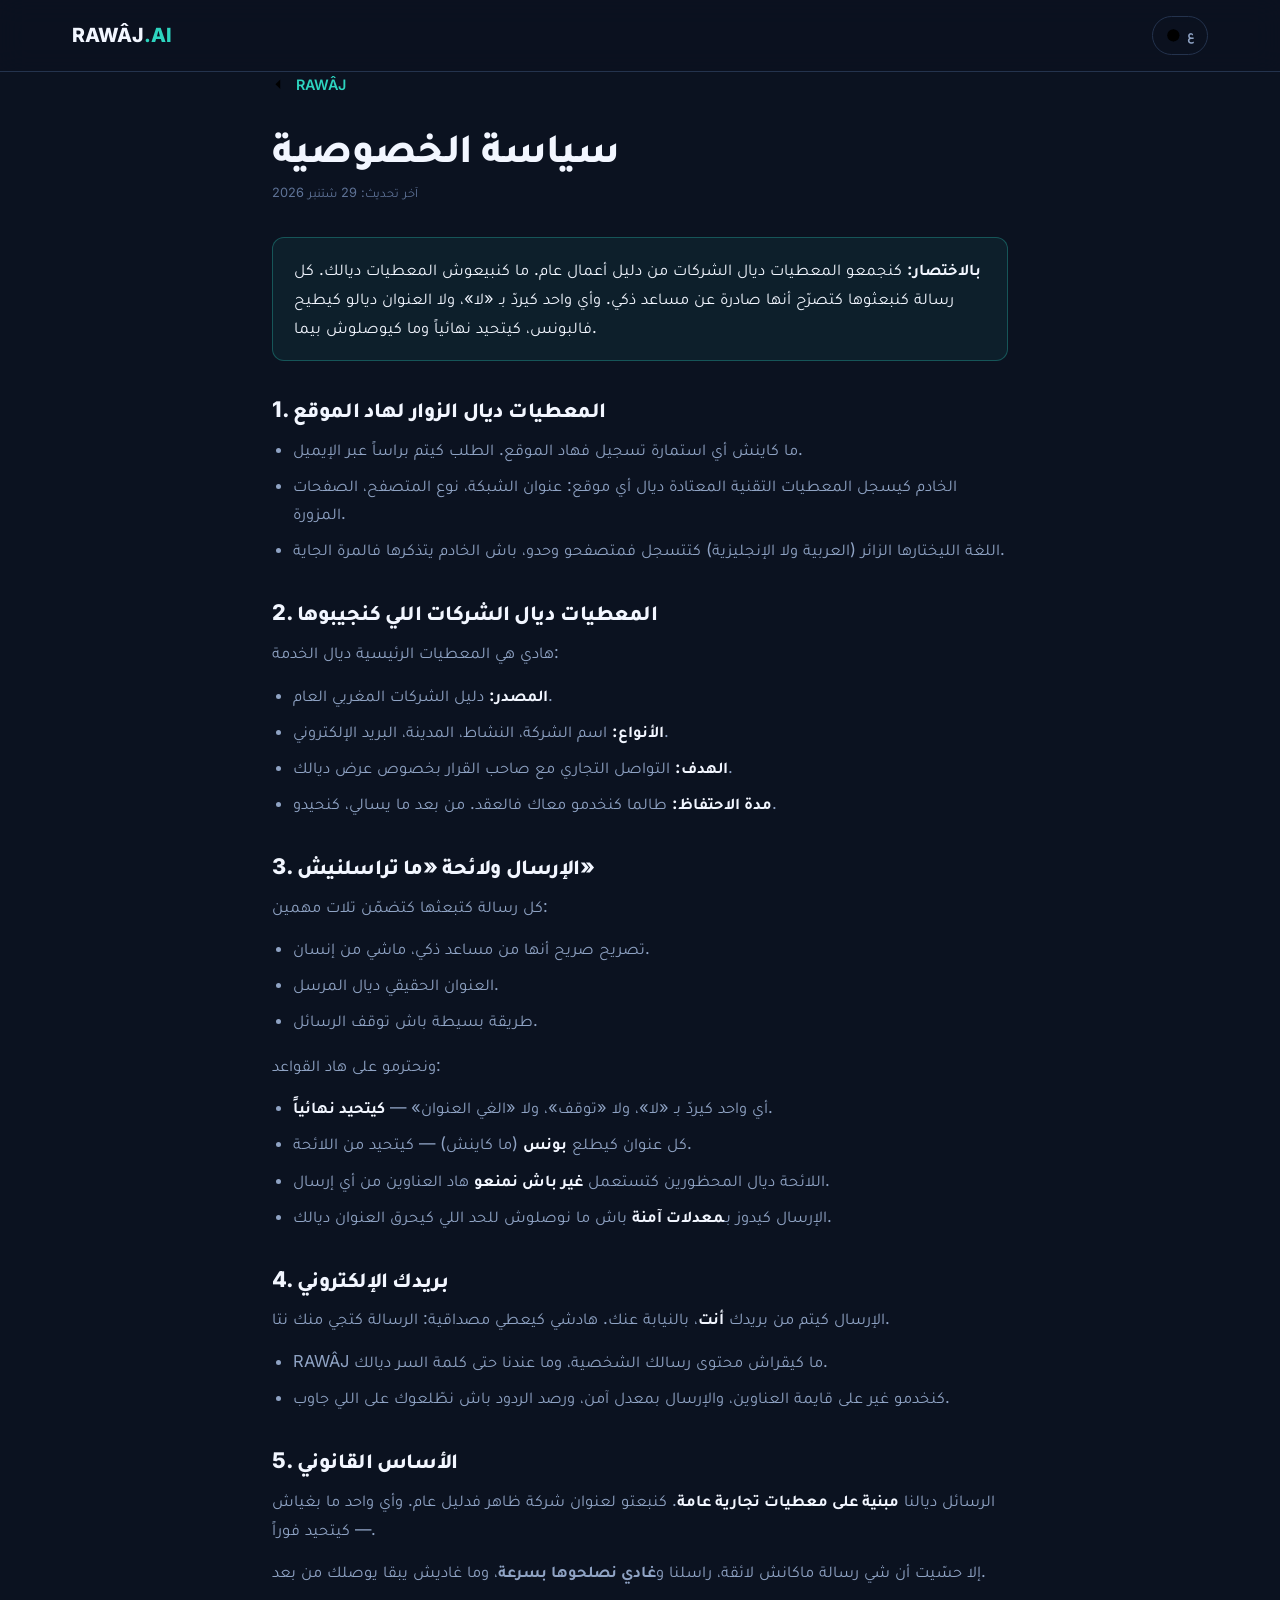
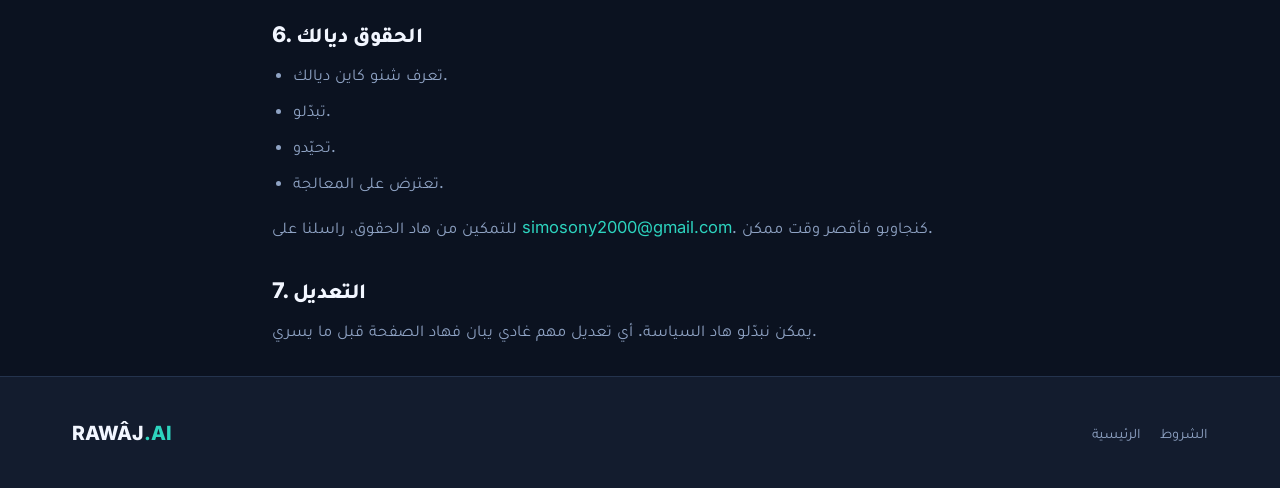
<file: privacy.html>
<!DOCTYPE html>
<html lang="ar" dir="rtl">
<head>
<meta charset="utf-8" />
<meta name="viewport" content="width=device-width, initial-scale=1, viewport-fit=cover" />
<title>الخصوصية — RAWÂJ</title>
<meta name="description" content="كيفاش RAWÂJ كيجمع المعطيات ديال الشركات، وكيفاش كيحرّك أي واحد من اللائحة ديال DNC." />
<meta name="robots" content="noindex, follow" />
<meta name="theme-color" content="#0B1220" />
<link rel="icon" href="assets/img/icon.png" />
<link rel="stylesheet" href="assets/css/site.css" />
<script src="assets/js/i18n.js" defer></script>
<script src="assets/js/site.js" defer></script>
<style>
  /* Legal pages are plain prose, so they reuse the tokens but skip the card grid. */
  .doc { max-width: 780px; }
  .doc h2 { font-size: 1.35rem; margin: 2.2rem 0 .7rem; }
  .doc h3 { font-size: var(--fs-h3); margin: 1.6rem 0 .5rem; color: var(--primary); }
  .doc p, .doc li { color: var(--dim); margin-bottom: .85rem; }
  .doc ul { padding-inline-start: 1.3rem; margin-bottom: 1rem; }
  .doc li { margin-bottom: .45rem; }
  .doc strong { color: var(--text); }
  .doc a { color: var(--primary); }
  .doc code { background: var(--card); border: 1px solid var(--border); border-radius: 6px; padding: .1rem .35rem; font-size: .9em; }
  .doc .updated { color: var(--faint); font-size: var(--fs-xs); margin-bottom: 2rem; }
  .callout {
    background: rgba(45,212,191,.07);
    border: 1px solid rgba(45,212,191,.3);
    border-radius: var(--radius-sm);
    padding: 1.1rem 1.3rem;
    margin-block: 1.5rem;
  }
  .callout p { margin: 0; color: var(--text); }
  .backlink { display: inline-flex; align-items: center; gap: .45rem; margin-bottom: 1.5rem; font-size: var(--fs-sm); font-weight: 600; }
</style>
</head>
<body>

<header class="nav">
  <div class="shell">
    <a class="logo" href="index.html">RAWÂJ<span class="tld">.AI</span></a>
    <div class="nav-actions" style="margin-inline-start:auto">
      <button class="lang-btn" id="langBtn" type="button">
        <svg class="icon"><use href="#i-globe"/></svg><span id="langLabel">EN</span>
      </button>
    </div>
  </div>
</header>

<svg xmlns="http://www.w3.org/2000/svg" style="display:none" aria-hidden="true">
<defs>
<symbol id="i-globe" viewBox="0 0 24 24"><circle cx="12" cy="12" r="10"/><line x1="2" x2="22" y1="12" y2="12"/><path d="M12 2a15.3 15.3 0 0 1 4 10 15.3 15.3 0 0 1-4 10 15.3 15.3 0 0 1-4-10 15.3 15.3 0 0 1 4-10z"/></symbol>
<symbol id="i-arrow-left" viewBox="0 0 24 24"><path d="M19 12H5"/><path d="m12 19-7-7 7-7"/></symbol>
</defs>
</svg>

<main class="section">
  <div class="shell doc">

    <a class="backlink" href="index.html"><svg class="icon"><use href="#i-arrow-left"/></svg> RAWÂJ</a>
    <h1 style="font-size:clamp(1.8rem,4vw,2.6rem);margin-bottom:.5rem">سياسة الخصوصية</h1>
    <p class="updated">آخر تحديث: 29 شتنبر 2026</p>

    <div class="callout">
      <p><strong>بالاختصار:</strong> كنجمعو المعطيات ديال الشركات من دليل أعمال عام. ما كنبيعوش المعطيات ديالك. كل رسالة كنبعثوها كتصرّح أنها صادرة عن مساعد ذكي. وأي واحد كيردّ بـ «لا»، ولا العنوان ديالو كيطيح فالبونس، كيتحيد نهائياً وما كيوصلوش بيما.</p>
    </div>

    <h2>1. المعطيات ديال الزوار لهاد الموقع</h2>
    <ul>
      <li>ما كاينش أي استمارة تسجيل فهاد الموقع. الطلب كيتم براساً عبر الإيميل.</li>
      <li>الخادم كيسجل المعطيات التقنية المعتادة ديال أي موقع: عنوان الشبكة، نوع المتصفح، الصفحات المزورة.</li>
      <li>اللغة الليختارها الزائر (العربية ولا الإنجليزية) كتتسجل فمتصفحو وحدو، باش الخادم يتذكرها فالمرة الجاية.</li>
    </ul>

    <h2>2. المعطيات ديال الشركات اللي كنجيبوها</h2>
    <p>هادي هي المعطيات الرئيسية ديال الخدمة:</p>
    <ul>
      <li><strong>المصدر:</strong> دليل الشركات المغربي العام.</li>
      <li><strong>الأنواع:</strong> اسم الشركة، النشاط، المدينة، البريد الإلكتروني.</li>
      <li><strong>الهدف:</strong> التواصل التجاري مع صاحب القرار بخصوص عرض ديالك.</li>
      <li><strong>مدة الاحتفاظ:</strong> طالما كنخدمو معاك فالعقد. من بعد ما يسالي، كنحيدو.</li>
    </ul>

    <h2>3. الإرسال ولائحة «ما تراسلنيش»</h2>
    <p>كل رسالة كتبعثها كتضمّن تلات مهمين:</p>
    <ul>
      <li>تصريح صريح أنها من مساعد ذكي، ماشي من إنسان.</li>
      <li>العنوان الحقيقي ديال المرسل.</li>
      <li>طريقة بسيطة باش توقف الرسائل.</li>
    </ul>
    <p>ونحترمو على هاد القواعد:</p>
    <ul>
      <li>أي واحد كيردّ بـ «لا»، ولا «توقف»، ولا «الغي العنوان» — <strong>كيتحيد نهائياً</strong>.</li>
      <li>كل عنوان كيطلع <strong>بونس</strong> (ما كاينش) — كيتحيد من اللائحة.</li>
      <li>اللائحة ديال المحظورين كتستعمل <strong>غير باش نمنعو</strong> هاد العناوين من أي إرسال.</li>
      <li>الإرسال كيدوز بـ<strong>معدلات آمنة</strong> باش ما نوصلوش للحد اللي كيحرق العنوان ديالك.</li>
    </ul>

    <h2>4. بريدك الإلكتروني</h2>
    <p>الإرسال كيتم من بريدك <strong>أنت</strong>، بالنيابة عنك. هادشي كيعطي مصداقية: الرسالة كتجي منك نتا.</p>
    <ul>
      <li>RAWÂJ ما كيقراش محتوى رسالك الشخصية، وما عندنا حتى كلمة السر ديالك.</li>
      <li>كنخدمو غير على قايمة العناوين، والإرسال بمعدل آمن، ورصد الردود باش نطّلعوك على اللي جاوب.</li>
    </ul>

    <h2>5. الأساس القانوني</h2>
    <p>الرسائل ديالنا <strong>مبنية على معطيات تجارية عامة</strong>. كنبعتو لعنوان شركة ظاهر فدليل عام. وأي واحد ما بغياش — كيتحيد فوراً.</p>
    <p>إلا حسّيت أن شي رسالة ماكانش لائقة، راسلنا و<b>غادي نصلحوها بسرعة</b>، وما غاديش يبقا يوصلك من بعد.</p>

    <h2>6. الحقوق ديالك</h2>
    <ul>
      <li>تعرف شنو كاين ديالك.</li>
      <li>تبدّلو.</li>
      <li>تحيّدو.</li>
      <li>تعترض على المعالجة.</li>
    </ul>
    <p>للتمكين من هاد الحقوق، راسلنا على
      <a href="mailto:simosony2000@gmail.com">simosony2000@gmail.com</a>.
      كنجاوبو فأقصر وقت ممكن.</p>

    <h2>7. التعديل</h2>
    <p>يمكن نبدّلو هاد السياسة. أي تعديل مهم غادي يبان فهاد الصفحة قبل ما يسري.</p>

  </div>
</main>

<footer class="foot">
  <div class="shell">
    <div class="logo">RAWÂJ<span class="tld">.AI</span></div>
    <nav class="foot-nav">
      <a href="index.html">الرئيسية</a>
      <a href="terms.html">الشروط</a>
    </nav>
  </div>
</footer>

</body>
</html>
</file>
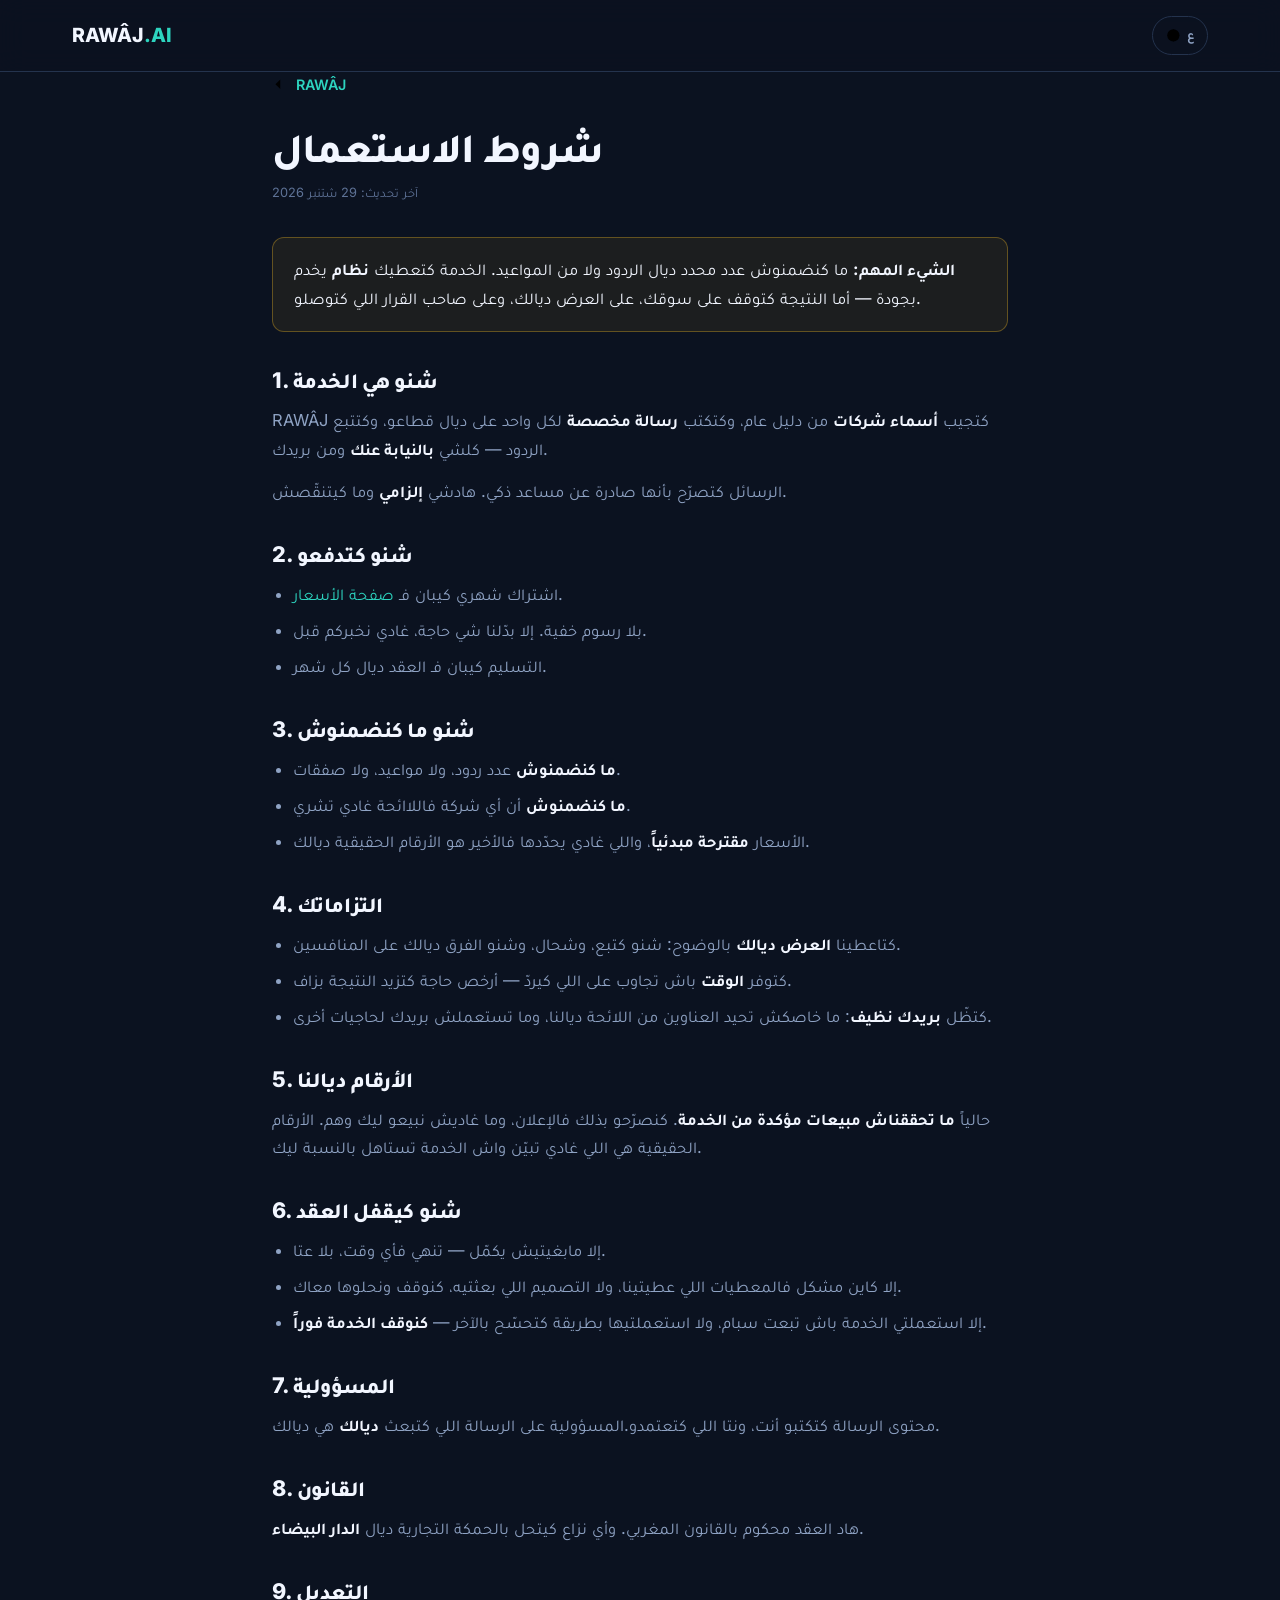
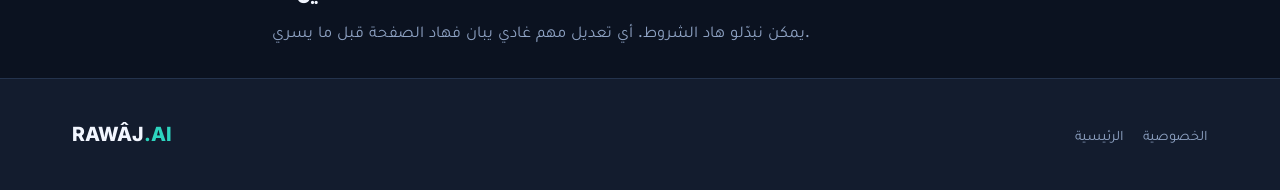
<file: terms.html>
<!DOCTYPE html>
<html lang="ar" dir="rtl">
<head>
<meta charset="utf-8" />
<meta name="viewport" content="width=device-width, initial-scale=1, viewport-fit=cover" />
<title>شروط الاستعمال — RAWÂJ</title>
<meta name="description" content="شروط استعمل خدمة RAWÂJ: شنو كنديرو، شنو ما كنديروش، وشنو كتوقعو." />
<meta name="robots" content="noindex, follow" />
<meta name="theme-color" content="#0B1220" />
<link rel="icon" href="assets/img/icon.png" />
<link rel="stylesheet" href="assets/css/site.css" />
<script src="assets/js/i18n.js" defer></script>
<script src="assets/js/site.js" defer></script>
<style>
  .doc { max-width: 780px; }
  .doc h2 { font-size: 1.35rem; margin: 2.2rem 0 .7rem; }
  .doc h3 { font-size: var(--fs-h3); margin: 1.6rem 0 .5rem; color: var(--primary); }
  .doc p, .doc li { color: var(--dim); margin-bottom: .85rem; }
  .doc ul { padding-inline-start: 1.3rem; margin-bottom: 1rem; }
  .doc li { margin-bottom: .45rem; }
  .doc strong { color: var(--text); }
  .doc a { color: var(--primary); }
  .doc .updated { color: var(--faint); font-size: var(--fs-xs); margin-bottom: 2rem; }
  .callout {
    background: rgba(251,191,36,.07);
    border: 1px solid rgba(251,191,36,.32);
    border-radius: var(--radius-sm);
    padding: 1.1rem 1.3rem;
    margin-block: 1.5rem;
  }
  .callout p { margin: 0; color: var(--text); }
  .backlink { display: inline-flex; align-items: center; gap: .45rem; margin-bottom: 1.5rem; font-size: var(--fs-sm); font-weight: 600; }
</style>
</head>
<body>

<header class="nav">
  <div class="shell">
    <a class="logo" href="index.html">RAWÂJ<span class="tld">.AI</span></a>
    <div class="nav-actions" style="margin-inline-start:auto">
      <button class="lang-btn" id="langBtn" type="button">
        <svg class="icon"><use href="#i-globe"/></svg><span id="langLabel">EN</span>
      </button>
    </div>
  </div>
</header>

<svg xmlns="http://www.w3.org/2000/svg" style="display:none" aria-hidden="true">
<defs>
<symbol id="i-globe" viewBox="0 0 24 24"><circle cx="12" cy="12" r="10"/><line x1="2" x2="22" y1="12" y2="12"/><path d="M12 2a15.3 15.3 0 0 1 4 10 15.3 15.3 0 0 1-4 10 15.3 15.3 0 0 1-4-10 15.3 15.3 0 0 1 4-10z"/></symbol>
<symbol id="i-arrow-left" viewBox="0 0 24 24"><path d="M19 12H5"/><path d="m12 19-7-7 7-7"/></symbol>
</defs>
</svg>

<main class="section">
  <div class="shell doc">

    <a class="backlink" href="index.html"><svg class="icon"><use href="#i-arrow-left"/></svg> RAWÂJ</a>
    <h1 style="font-size:clamp(1.8rem,4vw,2.6rem);margin-bottom:.5rem">شروط الاستعمال</h1>
    <p class="updated">آخر تحديث: 29 شتنبر 2026</p>

    <div class="callout">
      <p><strong>الشيء المهم:</strong> ما كنضمنوش عدد محدد ديال الردود ولا من المواعيد. الخدمة كتعطيك <strong>نظام</strong> يخدم بجودة — أما النتيجة كتوقف على سوقك، على العرض ديالك، وعلى صاحب القرار اللي كتوصلو.</p>
    </div>

    <h2>1. شنو هي الخدمة</h2>
    <p>RAWÂJ كتجيب <strong>أسماء شركات</strong> من دليل عام، وكتكتب <strong>رسالة مخصصة</strong> لكل واحد على ديال قطاعو، وكتتبع الردود — كلشي <strong>بالنيابة عنك</strong> ومن بريدك.</p>
    <p>الرسائل كتصرّح بأنها صادرة عن مساعد ذكي. هادشي <strong>إلزامي</strong> وما كيتنقّصش.</p>

    <h2>2. شنو كتدفعو</h2>
    <ul>
      <li>اشتراك شهري كيبان فـ <a href="index.html#pricing">صفحة الأسعار</a>.</li>
      <li>بلا رسوم خفية. إلا بدّلنا شي حاجة، غادي نخبركم قبل.</li>
      <li>التسليم كيبان فـ العقد ديال كل شهر.</li>
    </ul>

    <h2>3. شنو ما كنضمنوش</h2>
    <ul>
      <li><strong>ما كنضمنوش</strong> عدد ردود، ولا مواعيد، ولا صفقات.</li>
      <li><strong>ما كنضمنوش</strong> أن أي شركة فاللاائحة غادي تشري.</li>
      <li>الأسعار <strong>مقترحة مبدئياً</strong>، واللي غادي يحدّدها فالأخير هو الأرقام الحقيقية ديالك.</li>
    </ul>

    <h2>4. التزاماتك</h2>
    <ul>
      <li>كتاعطينا <strong>العرض ديالك</strong> بالوضوح: شنو كتبع، وشحال، وشنو الفرق ديالك على المنافسين.</li>
      <li>كتوفر <strong>الوقت</strong> باش تجاوب على اللي كيردّ — أرخص حاجة كتزيد النتيجة بزاف.</li>
      <li>كتظّل <strong>بريدك نظيف</strong>: ما خاصكش تحيد العناوين من اللائحة ديالنا، وما تستعملش بريدك لحاجيات أخرى.</li>
    </ul>

    <h2>5. الأرقام ديالنا</h2>
    <p>حالياً <strong>ما تحققناش مبيعات مؤكدة من الخدمة</strong>. كنصرّحو بذلك فالإعلان، وما غاديش نبيعو ليك وهم. الأرقام الحقيقية هي اللي غادي تبيّن واش الخدمة تستاهل بالنسبة ليك.</p>

    <h2>6. شنو كيقفل العقد</h2>
    <ul>
      <li>إلا مابغيتيش يكمّل — تنهي فأي وقت، بلا عتا.</li>
      <li>إلا كاين مشكل فالمعطيات اللي عطيتينا، ولا التصميم اللي بعثتيه، كنوقف ونحلوها معاك.</li>
      <li>إلا استعملتي الخدمة باش تبعت سبام، ولا استعملتيها بطريقة كتحسّح بالآخر — <strong>كنوقف الخدمة فوراً</strong>.</li>
    </ul>

    <h2>7. المسؤولية</h2>
    <p>محتوى الرسالة كتكتبو أنت، ونتا اللي كتعتمدو.المسؤولية على الرسالة اللي كتبعث <strong>ديالك</strong> هي ديالك.</p>

    <h2>8. القانون</h2>
    <p>هاد العقد محكوم بالقانون المغربي. وأي نزاع كيتحل بالحمكة التجارية ديال <strong>الدار البيضاء</strong>.</p>

    <h2>9. التعديل</h2>
    <p>يمكن نبدّلو هاد الشروط. أي تعديل مهم غادي يبان فهاد الصفحة قبل ما يسري.</p>

  </div>
</main>

<footer class="foot">
  <div class="shell">
    <div class="logo">RAWÂJ<span class="tld">.AI</span></div>
    <nav class="foot-nav">
      <a href="index.html">الرئيسية</a>
      <a href="privacy.html">الخصوصية</a>
    </nav>
  </div>
</footer>

</body>
</html>
</file>
<file: assets/css/site.css>
/* ==========================================================================
   RAWÂJ — site stylesheet
   Design language lifted straight from the ad creative: deep navy, one teal
   accent, one amber accent reserved for the hook. Nothing else gets colour,
   so the eye always lands on the same place.

   Two hard rules this file enforces:
     1. RTL/LTR correctness. The site is bilingual, and most of the layout is
        flex + grid, so direction is inherited automatically. Only the handful
        of genuinely directional rules (arrows, transforms) are flipped.
     2. Logical properties everywhere (margin-inline, padding-block, ...) so a
        language switch never needs a second stylesheet.
   ========================================================================== */

@import url("../fonts/tajawal.css");
@import url("../fonts/inter.css");

:root {
  /* palette - identical values to ads/rawaj-ad.css */
  --bg:        #0B1220;
  --bg-2:      #131C2E;
  --card:      #182338;
  --border:    #24334D;
  --text:      #F2F6FF;
  --dim:       #8FA3C4;
  --faint:     #5E7296;
  --primary:   #2DD4BF;
  --amber:     #FBBF24;
  --violet:    #A78BFA;

  --radius:    18px;
  --radius-sm: 12px;
  --shell:     1180px;
  --nav-h:     72px;

  /* Arabic reads better slightly larger and looser than Latin. */
  --fs-hero:   clamp(2rem, 5.4vw, 3.55rem);
  --fs-h2:     clamp(1.6rem, 3.4vw, 2.4rem);
  --fs-h3:     1.18rem;
  --fs-body:   1.03rem;
  --fs-sm:     0.9rem;
  --fs-xs:     0.8rem;

  --ease: cubic-bezier(.22, .61, .36, 1);
}

html[lang="ar"] {
  --fs-body: 1.08rem;
  --fs-h3: 1.26rem;
}

* { margin: 0; padding: 0; box-sizing: border-box; }

html { scroll-behavior: smooth; -webkit-text-size-adjust: 100%; }

body {
  background: var(--bg);
  color: var(--text);
  font-family: 'Inter', 'Tajawal', system-ui, sans-serif;
  font-size: var(--fs-body);
  line-height: 1.75;
  overflow-x: hidden;           /* belt-and-braces; check_site proves we don't need it */
  -webkit-font-smoothing: antialiased;
}

/* Latin glyphs come from Inter, Arabic from Tajawal. Listing Inter first
   lets the browser use its own Latin subset for accented French, and fall
   through to Tajawal for Arabic - which Inter has no coverage for at all. */
html[lang="ar"] body { font-family: 'Tajawal', 'Inter', system-ui, sans-serif; }

a { color: var(--primary); text-decoration: none; }
a:hover { text-decoration: underline; }

h1, h2, h3 { line-height: 1.28; font-weight: 800; letter-spacing: -0.02em; }
html[lang="ar"] h1, html[lang="ar"] h2, html[lang="ar"] h3 { letter-spacing: 0; }

svg.icon { width: 1.15em; height: 1.15em; flex: 0 0 auto; vertical-align: -0.18em; }

.shell { width: 100%; max-width: var(--shell); margin-inline: auto; padding-inline: 22px; }

.tag {
  display: inline-block;
  font-size: var(--fs-xs);
  font-weight: 700;
  letter-spacing: .06em;
  text-transform: uppercase;
  color: var(--primary);
  background: rgba(45, 212, 191, .09);
  border: 1px solid rgba(45, 212, 191, .28);
  border-radius: 999px;
  padding: .3rem .85rem;
  margin-bottom: 1.1rem;
}
html[lang="ar"] .tag { text-transform: none; letter-spacing: 0; }

section { padding-block: clamp(3.4rem, 7vw, 5.6rem); position: relative; }

/* ------------------------------------------------------------------ nav */
.nav {
  position: sticky; top: 0; z-index: 60;
  height: var(--nav-h);
  display: flex; align-items: center;
  background: rgba(11, 18, 32, .82);
  backdrop-filter: blur(14px);
  -webkit-backdrop-filter: blur(14px);
  border-bottom: 1px solid var(--border);
}
.nav .shell { display: flex; align-items: center; gap: 1.2rem; }

.logo { display: flex; align-items: baseline; font-weight: 800; font-size: 1.22rem; color: var(--text); }
.logo:hover { text-decoration: none; }
.logo .tld { color: var(--primary); }

.nav-links { display: flex; gap: 1.5rem; margin-inline-start: auto; align-items: center; }
.nav-links a { color: var(--dim); font-size: var(--fs-sm); font-weight: 600; }
.nav-links a:hover { color: var(--text); text-decoration: none; }

.nav-actions { display: flex; align-items: center; gap: .6rem; }

.lang-btn, .menu-btn {
  display: inline-flex; align-items: center; gap: .4rem;
  background: transparent; color: var(--dim);
  border: 1px solid var(--border); border-radius: 999px;
  padding: .45rem .8rem; font: inherit; font-size: var(--fs-xs); font-weight: 700;
  cursor: pointer; transition: color .2s, border-color .2s;
}
.lang-btn:hover, .menu-btn:hover { color: var(--primary); border-color: var(--primary); }

.menu-btn { display: none; padding: .45rem .6rem; }

.btn {
  display: inline-flex; align-items: center; justify-content: center; gap: .5rem;
  background: var(--primary); color: #04211F;
  border: 0; border-radius: 999px;
  padding: .72rem 1.5rem;
  font: inherit; font-size: var(--fs-sm); font-weight: 800;
  cursor: pointer; transition: transform .18s var(--ease), box-shadow .18s var(--ease), opacity .2s;
  box-shadow: 0 8px 24px rgba(45, 212, 191, .22);
}
.btn:hover { transform: translateY(-2px); box-shadow: 0 12px 30px rgba(45, 212, 191, .3); text-decoration: none; }
.btn:active { transform: translateY(0); }
.btn--ghost { background: transparent; color: var(--text); border: 1px solid var(--border); box-shadow: none; }
.btn--ghost:hover { border-color: var(--primary); color: var(--primary); box-shadow: none; }

/* --------------------------------------------------------------- mobile */
.nav-drawer { display: none; }

@media (max-width: 900px) {
  .nav-links { display: none; }
  .menu-btn { display: inline-flex; }
  .nav .btn { display: none; }

  .nav-drawer {
    display: none;
    position: fixed; inset: var(--nav-h) 0 auto 0; z-index: 55;
    background: var(--bg-2);
    border-bottom: 1px solid var(--border);
    padding: 1rem 22px 1.4rem;
  }
  .nav-drawer.open { display: block; }
  .nav-drawer a {
    display: block; color: var(--text); font-weight: 600;
    padding: .8rem .2rem; border-bottom: 1px solid rgba(36, 51, 77, .6);
  }
  .nav-drawer a:last-of-type { border-bottom: 0; }
  .nav-drawer .btn { display: inline-flex; margin-top: 1rem; width: 100%; }
}

/* ---------------------------------------------------------------- hero */
.hero { padding-block: clamp(3.6rem, 9vw, 6.5rem) clamp(3rem, 6vw, 4.5rem); overflow: hidden; }
.hero::before {
  content: ''; position: absolute; z-index: 0;
  top: -34%; inset-inline-start: -14%;
  width: 62%; aspect-ratio: 1;
  background: radial-gradient(circle, rgba(45,212,191,.2) 0%, rgba(45,212,191,0) 66%);
  pointer-events: none;
}
.hero::after {
  content: ''; position: absolute; z-index: 0;
  bottom: -30%; inset-inline-end: -12%;
  width: 52%; aspect-ratio: 1;
  background: radial-gradient(circle, rgba(167,139,250,.15) 0%, rgba(167,139,250,0) 68%);
  pointer-events: none;
}
.hero .shell { position: relative; z-index: 1; max-width: 900px; }
.hero h1 { font-size: var(--fs-hero); margin-bottom: 1.3rem; }
.hero h1 .hl { color: var(--primary); }
.hero h1 .hlw { color: var(--amber); }
.hero .sub { color: var(--dim); font-size: clamp(1.02rem, 1.9vw, 1.18rem); max-width: 62ch; margin-bottom: 2rem; }
.hero-cta { display: flex; flex-wrap: wrap; gap: .8rem; margin-bottom: 1.1rem; }
.hero-note { display: flex; align-items: center; gap: .5rem; color: var(--faint); font-size: var(--fs-xs); }
.hero-note svg { color: var(--primary); }

/* --------------------------------------------------------------- strip */
.strip { border-block: 1px solid var(--border); background: var(--bg-2); padding-block: 1.1rem; }
.strip .shell { display: grid; grid-template-columns: repeat(4, 1fr); gap: 1rem; }
.strip-item { display: flex; align-items: center; gap: .6rem; color: var(--dim); font-size: var(--fs-sm); font-weight: 600; }
.strip-item svg { color: var(--primary); }
@media (max-width: 860px) { .strip .shell { grid-template-columns: repeat(2, 1fr); } }
@media (max-width: 460px) { .strip .shell { grid-template-columns: 1fr; } }

/* ------------------------------------------------------------ headings */
.sec-head { max-width: 720px; margin-bottom: clamp(2rem, 4vw, 3rem); }
.sec-head h2 { font-size: var(--fs-h2); margin-bottom: .8rem; }
.sec-head p { color: var(--dim); }

/* ------------------------------------------------------------- problem */
.problem-grid { display: grid; grid-template-columns: repeat(3, 1fr); gap: 1.1rem; }
.problem-card {
  background: var(--card); border: 1px solid var(--border);
  border-radius: var(--radius); padding: 1.6rem;
}
.problem-card .num {
  display: inline-flex; align-items: center; justify-content: center;
  width: 34px; height: 34px; border-radius: 9px;
  background: rgba(251, 191, 36, .12); color: var(--amber);
  font-weight: 800; font-size: var(--fs-sm); margin-bottom: .9rem;
}
.problem-card p { color: var(--dim); font-size: var(--fs-sm); }

.problem-out {
  margin-top: 1.4rem; padding: 1.3rem 1.6rem;
  border-inline-start: 3px solid var(--amber);
  background: rgba(251, 191, 36, .06);
  border-radius: 0 var(--radius-sm) var(--radius-sm) 0;
  font-weight: 700; color: var(--text);
}
html[dir="ltr"] .problem-out { border-radius: var(--radius-sm) 0 0 var(--radius-sm); }

/* ----------------------------------------------------------------- how */
.how-grid { display: grid; grid-template-columns: repeat(4, 1fr); gap: 1.1rem; counter-reset: step; }
.how-card {
  position: relative;
  background: var(--card); border: 1px solid var(--border);
  border-radius: var(--radius); padding: 1.5rem 1.3rem;
}
.how-card::before {
  counter-increment: step; content: counter(step);
  position: absolute; top: -14px; inset-inline-start: 1.3rem;
  width: 28px; height: 28px; border-radius: 8px;
  display: grid; place-items: center;
  background: var(--primary); color: #04211F;
  font-weight: 800; font-size: .85rem;
}
.how-card h3 { font-size: var(--fs-h3); margin: .8rem 0 .5rem; }
.how-card p { color: var(--dim); font-size: var(--fs-sm); }
@media (max-width: 980px) { .how-grid, .problem-grid { grid-template-columns: repeat(2, 1fr); } }
@media (max-width: 620px) { .how-grid, .problem-grid { grid-template-columns: 1fr; } }

/* ------------------------------------------------------------ features */
.feat-grid { display: grid; grid-template-columns: repeat(3, 1fr); gap: 1.1rem; }
.feat-card {
  background: var(--card); border: 1px solid var(--border);
  border-radius: var(--radius); padding: 1.6rem;
  transition: transform .2s var(--ease), border-color .2s;
}
.feat-card:hover { transform: translateY(-3px); border-color: rgba(45,212,191,.45); }
.feat-card .ic {
  display: inline-flex; align-items: center; justify-content: center;
  width: 44px; height: 44px; border-radius: 12px;
  background: rgba(45,212,191,.11); color: var(--primary);
  margin-bottom: 1rem;
}
.feat-card h3 { font-size: var(--fs-h3); margin-bottom: .5rem; }
.feat-card p { color: var(--dim); font-size: var(--fs-sm); }
@media (max-width: 980px) { .feat-grid { grid-template-columns: repeat(2, 1fr); } }
@media (max-width: 620px) { .feat-grid { grid-template-columns: 1fr; } }

/* ----------------------------------------------------------------- why */
.why-grid { display: grid; grid-template-columns: repeat(2, 1fr); gap: 1.1rem; }
.why-card {
  display: flex; gap: 1rem;
  background: var(--bg-2); border: 1px solid var(--border);
  border-radius: var(--radius); padding: 1.5rem;
}
.why-card .ic { color: var(--primary); margin-top: .15rem; }
.why-card h3 { font-size: var(--fs-h3); margin-bottom: .45rem; }
.why-card p { color: var(--dim); font-size: var(--fs-sm); }
@media (max-width: 760px) { .why-grid { grid-template-columns: 1fr; } }

/* -------------------------------------------------------------- pricing */
.price-grid { display: grid; grid-template-columns: repeat(3, 1fr); gap: 1.1rem; align-items: start; }
.price-card {
  background: var(--card); border: 1px solid var(--border);
  border-radius: var(--radius); padding: 1.7rem;
  display: flex; flex-direction: column;
}
.price-card--hot {
  border-color: var(--primary);
  background: linear-gradient(180deg, rgba(45,212,191,.1), transparent 42%), var(--card);
  box-shadow: 0 18px 50px rgba(45,212,191,.13);
}
.price-card .pname { font-weight: 800; font-size: var(--fs-h3); margin-bottom: .3rem; }
.price-card .amount {
  font-size: 2.2rem; font-weight: 800; color: var(--primary);
  line-height: 1.1; margin-block: .9rem .3rem;
}
.price-card .per { color: var(--faint); font-size: var(--fs-xs); }
.price-card ul { list-style: none; margin-block: 1.2rem; display: flex; flex-direction: column; gap: .6rem; }
.price-card li { display: flex; align-items: center; gap: .6rem; font-size: var(--fs-sm); color: var(--dim); }
.price-card li svg { color: var(--primary); width: 1.05em; height: 1.05em; }
.price-card li.off { color: var(--faint); }
.price-card li.off svg { color: var(--faint); }
.price-card .btn { margin-top: auto; width: 100%; }
.price-note { margin-top: 1.5rem; color: var(--faint); font-size: var(--fs-xs); max-width: 70ch; }
@media (max-width: 900px) { .price-grid { grid-template-columns: 1fr; max-width: 460px; margin-inline: auto; } }

/* ----------------------------------------------------------------- faq */
.faq { max-width: 800px; margin-inline: auto; }
.faq-item { border-bottom: 1px solid var(--border); }
.faq-q {
  width: 100%; display: flex; align-items: center; justify-content: space-between; gap: 1rem;
  background: none; border: 0; color: var(--text);
  font: inherit; font-weight: 700; text-align: start;
  padding: 1.25rem .2rem; cursor: pointer;
}
.faq-q svg { color: var(--primary); transition: transform .25s var(--ease); flex: 0 0 auto; }
.faq-item.open .faq-q svg { transform: rotate(180deg); }
.faq-a { max-height: 0; overflow: hidden; transition: max-height .3s var(--ease); }
.faq-item.open .faq-a { max-height: 340px; }
.faq-a p { color: var(--dim); padding-bottom: 1.3rem; font-size: var(--fs-sm); }

/* ----------------------------------------------------------------- cta */
.cta-box {
  background: linear-gradient(135deg, rgba(45,212,191,.13), rgba(167,139,250,.09));
  border: 1px solid var(--primary); border-radius: var(--radius);
  padding: clamp(2rem, 5vw, 3.2rem); text-align: center;
}
.cta-box h2 { font-size: var(--fs-h2); margin-bottom: .7rem; }
.cta-box p { color: var(--dim); margin-bottom: 1.6rem; }
.cta-mail { margin-top: 1rem; font-size: var(--fs-sm); color: var(--dim); }

/* --------------------------------------------------------------- footer */
.foot { border-top: 1px solid var(--border); background: var(--bg-2); padding-block: 2.4rem; margin-top: 2rem; }
.foot .shell { display: flex; flex-wrap: wrap; gap: 1.4rem; align-items: center; justify-content: space-between; }
.foot-nav { display: flex; flex-wrap: wrap; gap: 1.2rem; font-size: var(--fs-sm); }
.foot-nav a { color: var(--dim); }
.foot-note { color: var(--faint); font-size: var(--fs-xs); max-width: 100%; margin-top: 1.2rem; line-height: 1.9; }

/* --------------------------------------------------------------- motion */
@media (prefers-reduced-motion: reduce) {
  * { animation: none !important; transition: none !important; scroll-behavior: auto !important; }
}
/* Reveal-on-scroll. Elements start visible; JS adds .can-reveal only when it
   is going to animate them, so a no-JS visitor never gets a blank page. */
.can-reveal { opacity: 0; transform: translateY(18px); transition: opacity .6s var(--ease), transform .6s var(--ease); }
.can-reveal.in { opacity: 1; transform: none; }

:focus-visible { outline: 2px solid var(--primary); outline-offset: 3px; border-radius: 6px; }

/* ==========================================================================
   promo film
   --------------------------------------------------------------------------
   The frame is a 16:9 box pinned with aspect-ratio rather than a height, so
   the video can never push the section taller than the player is wide on a
   narrow phone. object-fit:cover crops instead of letterboxing when the
   viewport is not exactly 16:9.
   ========================================================================== */
.promo { margin: 0; }
.promo-frame {
  position: relative;
  aspect-ratio: 16 / 9;
  border: 1px solid var(--border);
  border-radius: var(--radius);
  overflow: hidden;
  background: var(--bg-2);
  box-shadow: 0 24px 60px rgba(4, 9, 20, .55);
}
.promo-frame::after {
  /* A hairline of the brand colour along the top edge: the only decoration,
     because the film itself is already the loudest thing on the page. */
  content: ''; position: absolute; inset: 0 0 auto 0; height: 2px;
  background: linear-gradient(90deg, var(--primary), var(--violet));
  pointer-events: none; z-index: 2;
}
.promo-video { display: block; width: 100%; height: 100%; object-fit: cover; background: var(--bg-2); }
/* Shown only when the browser cannot play the file at all. */
.promo-video p { padding: 2rem; color: var(--dim); font-size: var(--fs-sm); text-align: center; }

.promo-cap {
  display: flex; flex-wrap: wrap; align-items: center; gap: .7rem 1.1rem;
  margin-top: .9rem;
  color: var(--faint); font-size: var(--fs-xs);
}
.promo-dur {
  display: inline-flex; align-items: center; gap: .4rem;
  border: 1px solid var(--border); border-radius: 999px; padding: .25rem .7rem;
  font-weight: 700;
}
.promo-dur svg { color: var(--primary); }
.promo-dl { margin-inline-start: auto; font-weight: 700; }

/* ==========================================================================
   live visit counter
   --------------------------------------------------------------------------
   Ships hidden. site.js removes the attribute once /api/visits has answered,
   so a visitor is never shown a number that no request ever counted - and a
   static copy of this file (no server, no JS) shows nothing at all instead of
   a stale figure.
   ========================================================================== */
.livebar { border-block: 1px solid var(--border); background: var(--bg-2); }
.livebar[hidden] { display: none; }

.livebar-head { display: flex; align-items: center; gap: .6rem; margin-bottom: 1.5rem; }
.livebar-head h2 { font-size: var(--fs-h3); }
.live-dot {
  width: 9px; height: 9px; border-radius: 50%;
  background: var(--primary); flex: 0 0 auto;
  box-shadow: 0 0 0 0 rgba(45, 212, 191, .55);
  animation: live-pulse 2.4s var(--ease) infinite;
}
@keyframes live-pulse {
  0%   { box-shadow: 0 0 0 0 rgba(45, 212, 191, .5); }
  70%  { box-shadow: 0 0 0 11px rgba(45, 212, 191, 0); }
  100% { box-shadow: 0 0 0 0 rgba(45, 212, 191, 0); }
}

.livegrid { display: grid; grid-template-columns: repeat(4, 1fr); gap: 1.1rem; }
.live {
  background: var(--card); border: 1px solid var(--border);
  border-radius: var(--radius-sm); padding: 1.15rem 1.2rem;
}
.live .n {
  font-size: clamp(1.5rem, 3.4vw, 2.05rem); font-weight: 800;
  letter-spacing: -.01em; line-height: 1.2;
  font-variant-numeric: tabular-nums;
}
.live:first-child .n { color: var(--primary); }
.live .l { color: var(--dim); font-size: var(--fs-xs); font-weight: 600; }
.live-note { margin-top: 1.3rem; color: var(--faint); font-size: var(--fs-xs); max-width: 78ch; }

@media (max-width: 860px) { .livegrid { grid-template-columns: repeat(2, 1fr); } }
@media (max-width: 460px) {
  .livegrid { grid-template-columns: 1fr; }
  .promo-dl { margin-inline-start: 0; }
}
</file>
